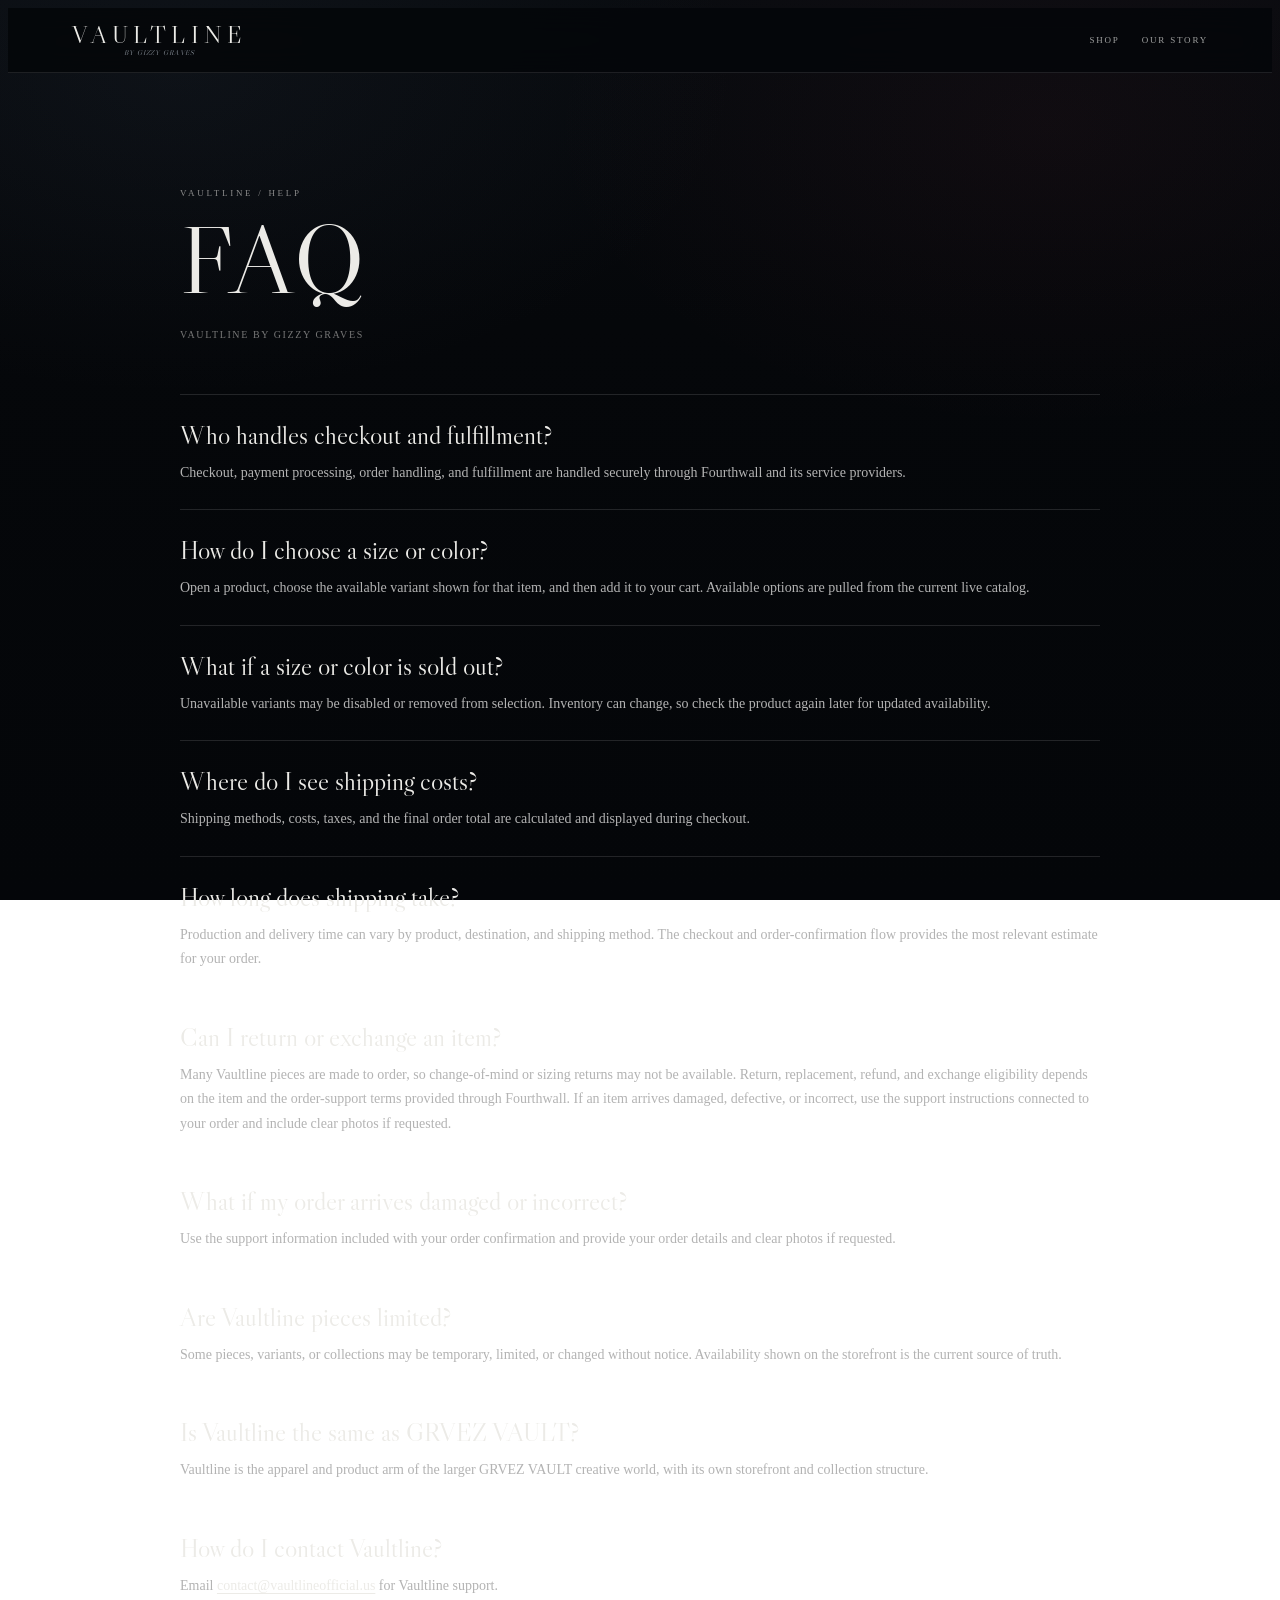
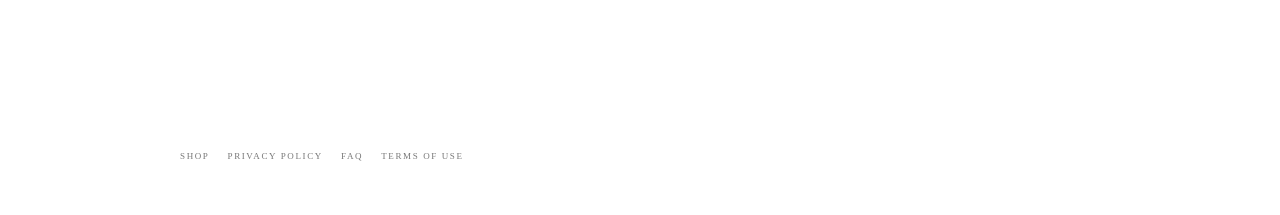
<file: faq.html>
<!doctype html><html lang="en"><head><meta charset="UTF-8"><meta name="viewport" content="width=device-width,initial-scale=1.0"><meta name="theme-color" content="#030303"><title>FAQ | Vaultline</title><link rel="preconnect" href="https://fonts.googleapis.com"><link rel="preconnect" href="https://fonts.gstatic.com" crossorigin><link href="https://fonts.googleapis.com/css2?family=Inter:wght@400;500;600;700&family=Libre+Caslon+Display&display=swap" rel="stylesheet"><link rel="stylesheet" href="/legal.css"></head><body class="legal-shell"><header class="legal-header"><a class="legal-brand" href="/">VAULTLINE<span>BY GIZZY GRAVES</span></a><nav class="legal-nav" aria-label="Store navigation"><a href="/">SHOP</a><a href="/story.html">OUR STORY</a></nav></header><main class="legal-main"><div class="legal-kicker">VAULTLINE / HELP</div><h1 class="legal-title">FAQ</h1><div class="legal-updated">Vaultline by Gizzy Graves</div><section class="faq-item"><h2>Who handles checkout and fulfillment?</h2><p>Checkout, payment processing, order handling, and fulfillment are handled securely through Fourthwall and its service providers.</p></section><section class="faq-item"><h2>How do I choose a size or color?</h2><p>Open a product, choose the available variant shown for that item, and then add it to your cart. Available options are pulled from the current live catalog.</p></section><section class="faq-item"><h2>What if a size or color is sold out?</h2><p>Unavailable variants may be disabled or removed from selection. Inventory can change, so check the product again later for updated availability.</p></section><section class="faq-item"><h2>Where do I see shipping costs?</h2><p>Shipping methods, costs, taxes, and the final order total are calculated and displayed during checkout.</p></section><section class="faq-item"><h2>How long does shipping take?</h2><p>Production and delivery time can vary by product, destination, and shipping method. The checkout and order-confirmation flow provides the most relevant estimate for your order.</p></section><section class="faq-item"><h2>Can I return or exchange an item?</h2><p>Many Vaultline pieces are made to order, so change-of-mind or sizing returns may not be available. Return, replacement, refund, and exchange eligibility depends on the item and the order-support terms provided through Fourthwall. If an item arrives damaged, defective, or incorrect, use the support instructions connected to your order and include clear photos if requested.</p></section><section class="faq-item"><h2>What if my order arrives damaged or incorrect?</h2><p>Use the support information included with your order confirmation and provide your order details and clear photos if requested.</p></section><section class="faq-item"><h2>Are Vaultline pieces limited?</h2><p>Some pieces, variants, or collections may be temporary, limited, or changed without notice. Availability shown on the storefront is the current source of truth.</p></section><section class="faq-item"><h2>Is Vaultline the same as GRVEZ VAULT?</h2><p>Vaultline is the apparel and product arm of the larger GRVEZ VAULT creative world, with its own storefront and collection structure.</p></section><section class="faq-item"><h2>How do I contact Vaultline?</h2><p>Email <a href="mailto:contact@vaultlineofficial.us">contact@vaultlineofficial.us</a> for Vaultline support.</p></section></main><footer class="legal-footer"><a href="/">Shop</a><a href="/privacy.html">Privacy Policy</a><a href="/faq.html">FAQ</a><a href="/terms.html">Terms of Use</a></footer></body></html>
</file>
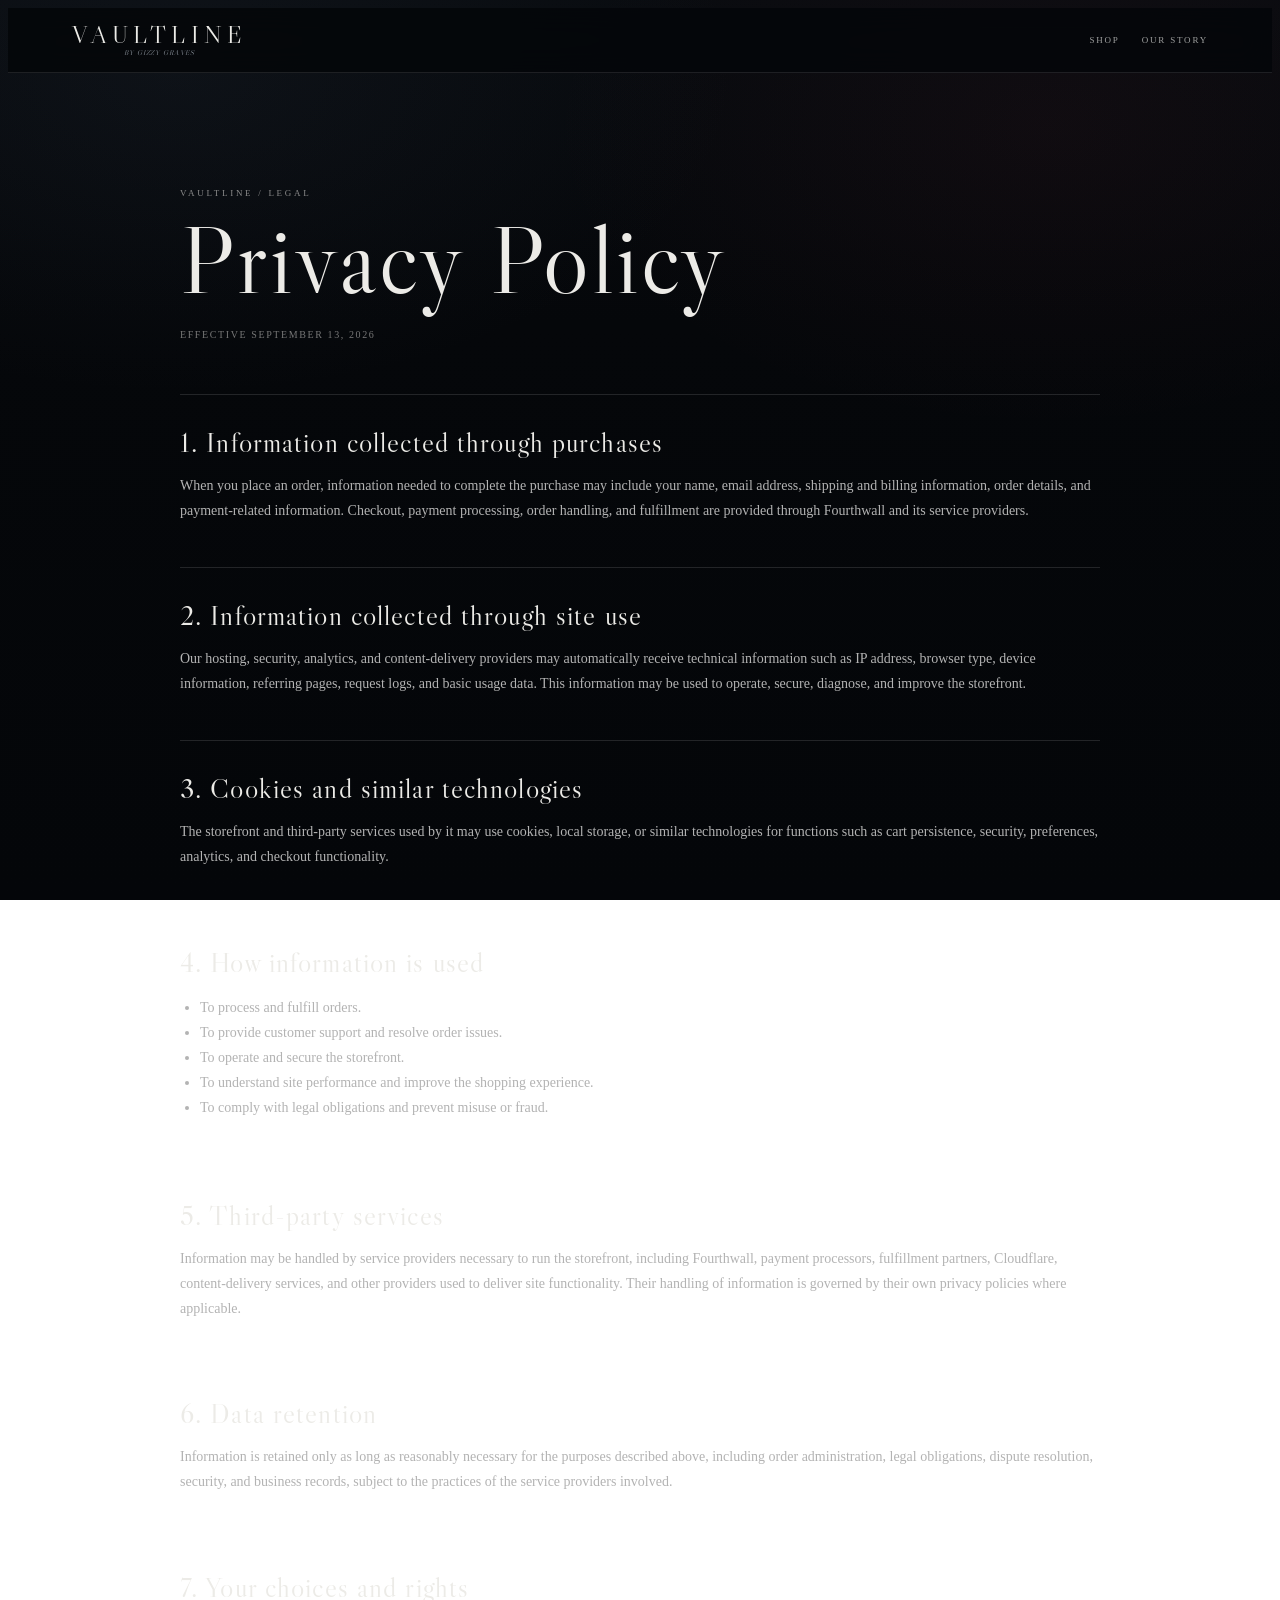
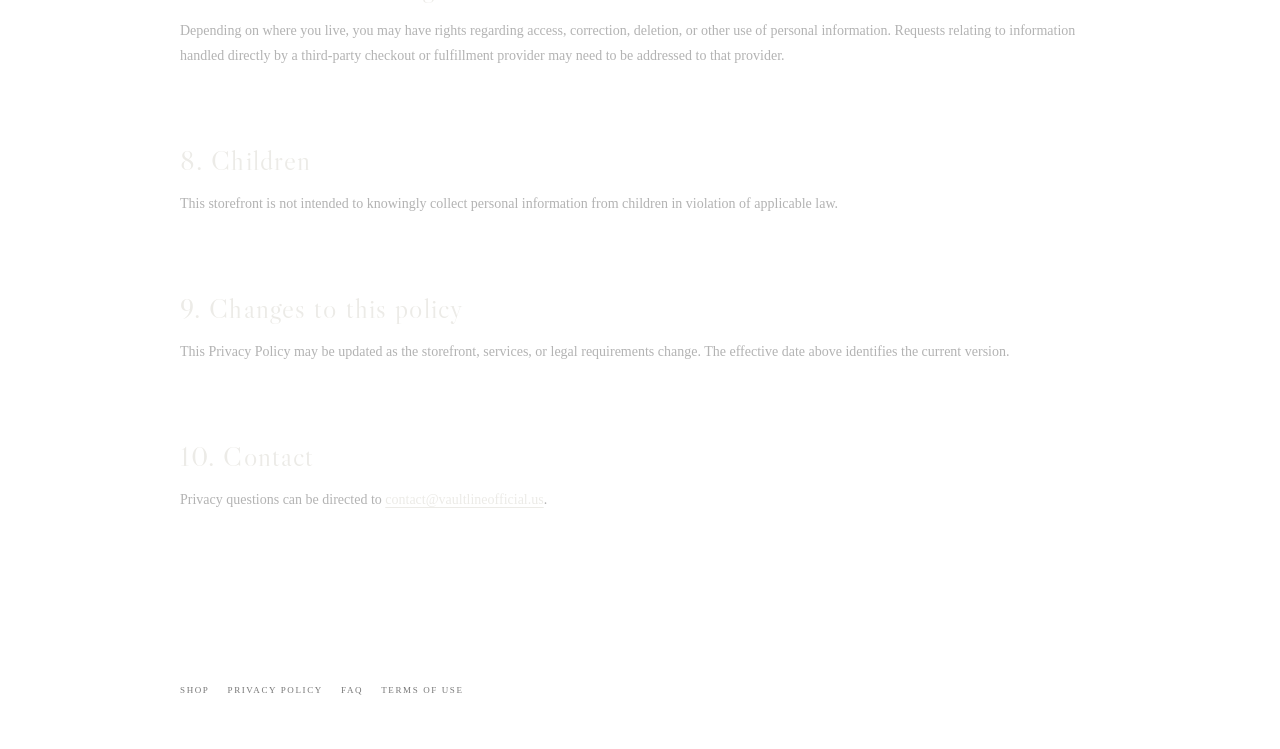
<file: privacy.html>
<!doctype html><html lang="en"><head><meta charset="UTF-8"><meta name="viewport" content="width=device-width,initial-scale=1.0"><meta name="theme-color" content="#030303"><title>Privacy Policy | Vaultline</title><link rel="preconnect" href="https://fonts.googleapis.com"><link rel="preconnect" href="https://fonts.gstatic.com" crossorigin><link href="https://fonts.googleapis.com/css2?family=Inter:wght@400;500;600;700&family=Libre+Caslon+Display&display=swap" rel="stylesheet"><link rel="stylesheet" href="/legal.css"></head><body class="legal-shell"><header class="legal-header"><a class="legal-brand" href="/">VAULTLINE<span>BY GIZZY GRAVES</span></a><nav class="legal-nav" aria-label="Store navigation"><a href="/">SHOP</a><a href="/story.html">OUR STORY</a></nav></header><main class="legal-main"><div class="legal-kicker">VAULTLINE / LEGAL</div><h1 class="legal-title">Privacy Policy</h1><div class="legal-updated">Effective September 13, 2026</div><section class="legal-section"><h2>1. Information collected through purchases</h2><p>When you place an order, information needed to complete the purchase may include your name, email address, shipping and billing information, order details, and payment-related information. Checkout, payment processing, order handling, and fulfillment are provided through Fourthwall and its service providers.</p></section><section class="legal-section"><h2>2. Information collected through site use</h2><p>Our hosting, security, analytics, and content-delivery providers may automatically receive technical information such as IP address, browser type, device information, referring pages, request logs, and basic usage data. This information may be used to operate, secure, diagnose, and improve the storefront.</p></section><section class="legal-section"><h2>3. Cookies and similar technologies</h2><p>The storefront and third-party services used by it may use cookies, local storage, or similar technologies for functions such as cart persistence, security, preferences, analytics, and checkout functionality.</p></section><section class="legal-section"><h2>4. How information is used</h2><ul><li>To process and fulfill orders.</li><li>To provide customer support and resolve order issues.</li><li>To operate and secure the storefront.</li><li>To understand site performance and improve the shopping experience.</li><li>To comply with legal obligations and prevent misuse or fraud.</li></ul></section><section class="legal-section"><h2>5. Third-party services</h2><p>Information may be handled by service providers necessary to run the storefront, including Fourthwall, payment processors, fulfillment partners, Cloudflare, content-delivery services, and other providers used to deliver site functionality. Their handling of information is governed by their own privacy policies where applicable.</p></section><section class="legal-section"><h2>6. Data retention</h2><p>Information is retained only as long as reasonably necessary for the purposes described above, including order administration, legal obligations, dispute resolution, security, and business records, subject to the practices of the service providers involved.</p></section><section class="legal-section"><h2>7. Your choices and rights</h2><p>Depending on where you live, you may have rights regarding access, correction, deletion, or other use of personal information. Requests relating to information handled directly by a third-party checkout or fulfillment provider may need to be addressed to that provider.</p></section><section class="legal-section"><h2>8. Children</h2><p>This storefront is not intended to knowingly collect personal information from children in violation of applicable law.</p></section><section class="legal-section"><h2>9. Changes to this policy</h2><p>This Privacy Policy may be updated as the storefront, services, or legal requirements change. The effective date above identifies the current version.</p></section><section class="legal-section"><h2>10. Contact</h2><p>Privacy questions can be directed to <a href="mailto:contact@vaultlineofficial.us">contact@vaultlineofficial.us</a>.</p></section></main><footer class="legal-footer"><a href="/">Shop</a><a href="/privacy.html">Privacy Policy</a><a href="/faq.html">FAQ</a><a href="/terms.html">Terms of Use</a></footer></body></html>
</file>
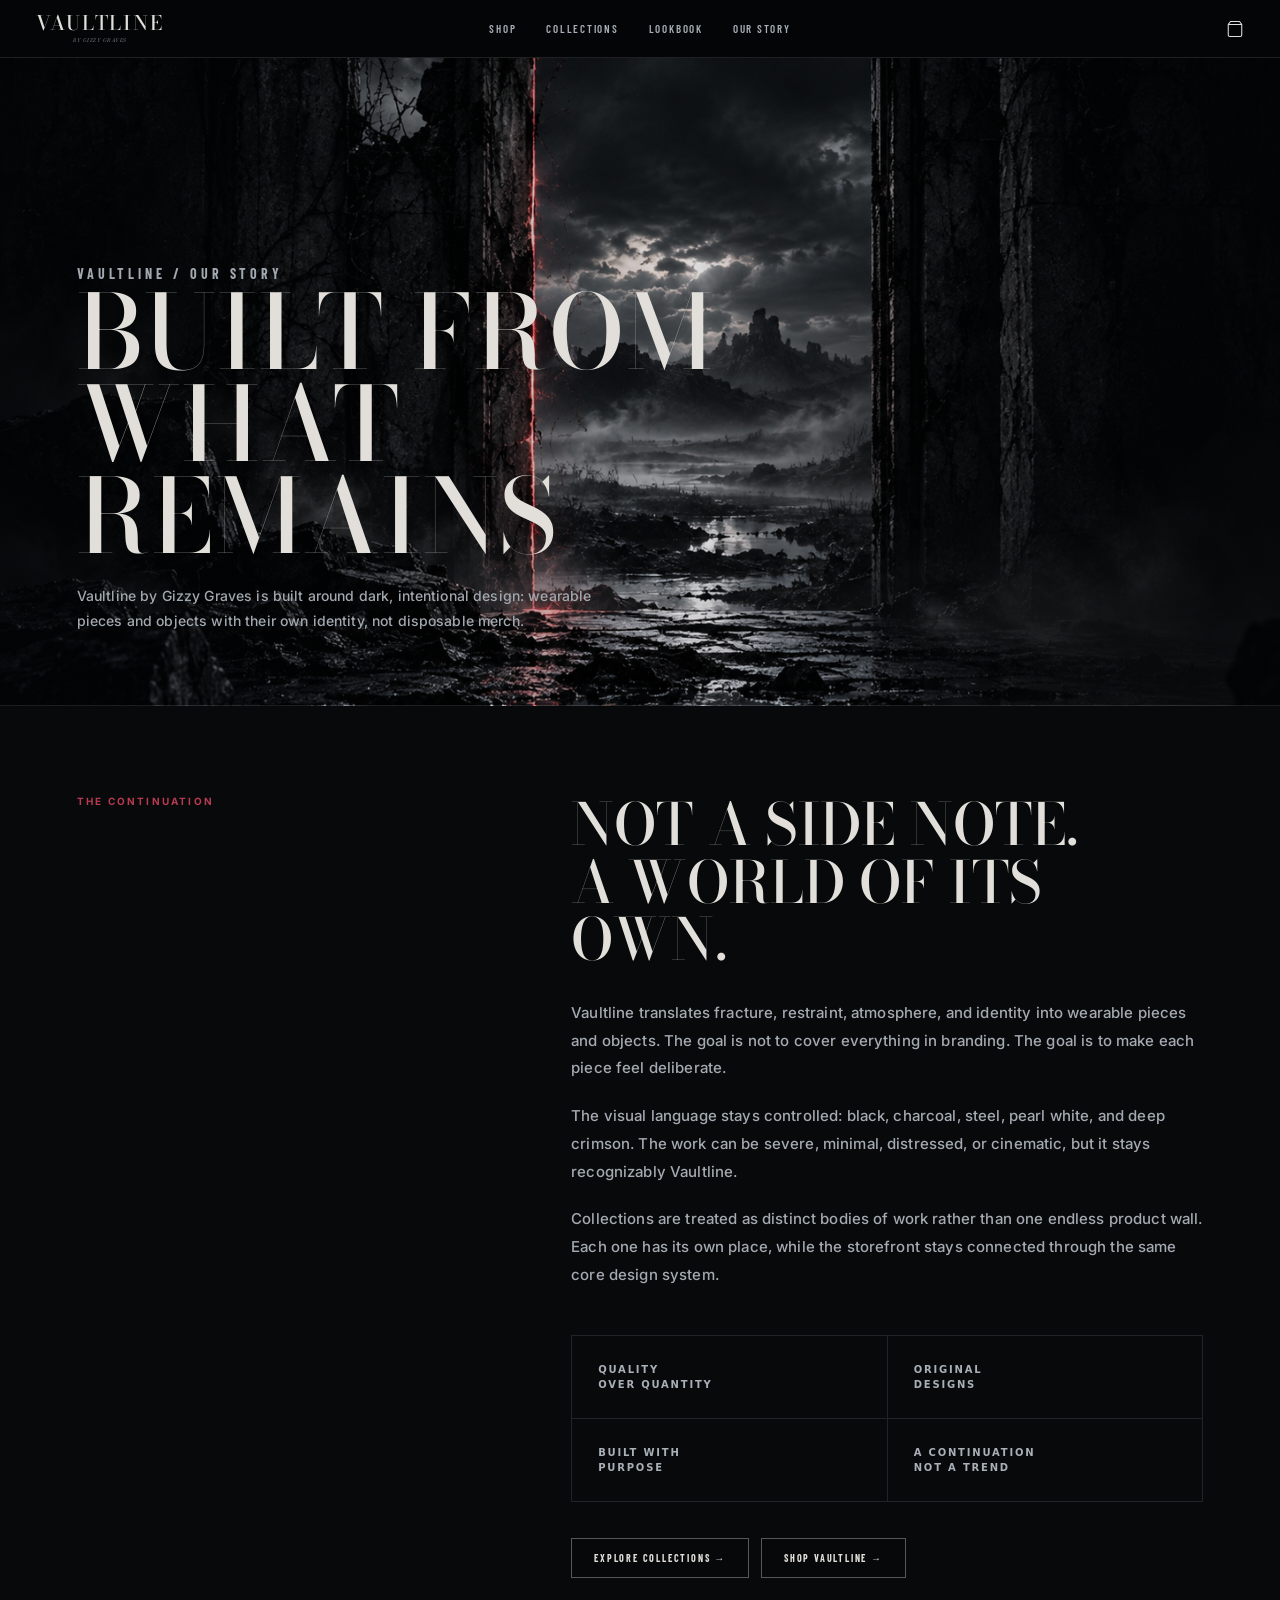
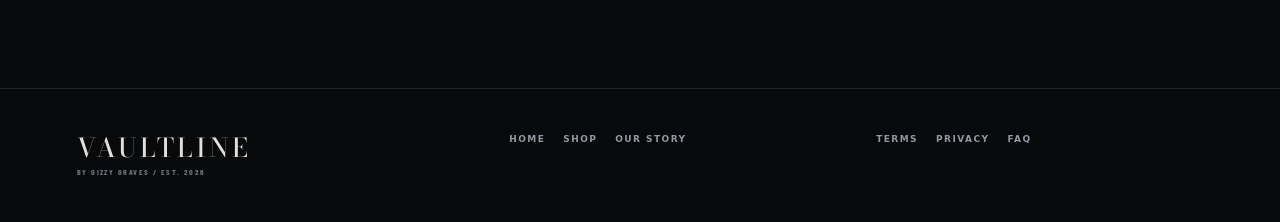
<file: story.html>
<!doctype html>
<html lang="en">
<head>
  <meta charset="UTF-8"><meta name="viewport" content="width=device-width,initial-scale=1"><meta name="theme-color" content="#07090b"><meta name="description" content="The story and design language behind Vaultline by Gizzy Graves — dark, intentional apparel and objects built with purpose."><link rel="canonical" href="https://vaultlineofficial.us/story.html"><meta property="og:type" content="website"><meta property="og:title" content="Our Story — Vaultline by Gizzy Graves"><meta property="og:description" content="Dark, intentional design. A world of its own."><meta property="og:image" content="https://vaultlineofficial.us/assets/Photoroom_20260918_060935.PNG"><meta property="og:url" content="https://vaultlineofficial.us/story.html"><meta name="twitter:card" content="summary_large_image"><title>Our Story — Vaultline by Gizzy Graves</title>
  <link rel="preconnect" href="https://fonts.googleapis.com"><link rel="preconnect" href="https://fonts.gstatic.com" crossorigin><link rel="stylesheet" href="/styles.css?v=20260918-brandfix2"><link rel="stylesheet" href="/audit-fix.css?v=20260918-brandfix2"><link rel="stylesheet" href="/editorial-overrides.css?v=20260916-1">
  <style>.story-hero{position:relative;min-height:72vh;display:flex;align-items:end;padding:0 6vw 8vh;overflow:hidden;border-bottom:1px solid var(--line)}.story-hero-inner{position:relative;z-index:2;max-width:780px}.story-hero h1{font-size:clamp(52px,8vw,112px);line-height:.9;letter-spacing:.02em}.story-hero p{margin-top:20px;max-width:560px;color:#a1a8b0;font-size:14px;line-height:1.8}.story-body{padding:90px 6vw 110px;display:grid;grid-template-columns:minmax(0,.75fr) minmax(0,1.25fr);gap:9vw}.story-kicker{font:700 10px/1 var(--sans);letter-spacing:.22em;color:var(--cr)}.story-copy h2{font-size:clamp(34px,4.5vw,62px);line-height:1;margin-bottom:30px}.story-copy p{max-width:700px;margin-bottom:20px;color:#a4aab1;font-size:15px;line-height:1.85}.story-values{margin-top:46px;display:grid;grid-template-columns:repeat(2,1fr);border-top:1px solid var(--line);border-left:1px solid var(--line)}.story-values div{padding:26px;border-right:1px solid var(--line);border-bottom:1px solid var(--line);font:700 10px/1.5 var(--sans);letter-spacing:.18em;color:#aab0b8}.story-actions{margin-top:36px;display:flex;gap:12px;flex-wrap:wrap}@media(max-width:760px){.story-hero{min-height:60vh;padding:0 24px 54px}.story-body{grid-template-columns:1fr;padding:60px 24px 80px;gap:30px}.story-values{grid-template-columns:1fr}}</style>
</head><body>
<header class="hdr"><button class="hdr-menu" id="menu-toggle" aria-label="Menu" aria-expanded="false"><span></span><span></span><span></span></button><a class="hdr-brand" href="/">VAULTLINE<span>BY GIZZY GRAVES</span></a><nav class="hdr-nav"><a href="/shop">SHOP</a><a href="/collections">COLLECTIONS</a><a href="/lookbook">LOOKBOOK</a><a href="/story.html">OUR STORY</a></nav><a class="hdr-cart" href="/shop" aria-label="Shop"><svg width="18" height="18" viewBox="0 0 24 24" fill="none" stroke="currentColor" stroke-width="1.4"><path d="M6 2L3 6v14a2 2 0 002 2h14a2 2 0 002-2V6l-3-4z"/><line x1="3" y1="6" x2="21" y2="6"/></svg></a></header>
<main><section class="story-hero"><div class="story-hero-inner"><p class="eyebrow">VAULTLINE / OUR STORY</p><h1>BUILT FROM<br>WHAT REMAINS</h1><p>Vaultline by Gizzy Graves is built around dark, intentional design: wearable pieces and objects with their own identity, not disposable merch.</p></div></section><section class="story-body"><div><p class="story-kicker">THE CONTINUATION</p></div><div class="story-copy"><h2>NOT A SIDE NOTE.<br>A WORLD OF ITS OWN.</h2><p>Vaultline translates fracture, restraint, atmosphere, and identity into wearable pieces and objects. The goal is not to cover everything in branding. The goal is to make each piece feel deliberate.</p><p>The visual language stays controlled: black, charcoal, steel, pearl white, and deep crimson. The work can be severe, minimal, distressed, or cinematic, but it stays recognizably Vaultline.</p><p>Collections are treated as distinct bodies of work rather than one endless product wall. Each one has its own place, while the storefront stays connected through the same core design system.</p><div class="story-values"><div>QUALITY<br>OVER QUANTITY</div><div>ORIGINAL<br>DESIGNS</div><div>BUILT WITH<br>PURPOSE</div><div>A CONTINUATION<br>NOT A TREND</div></div><div class="story-actions"><a class="btn-ghost" href="/collections">EXPLORE COLLECTIONS →</a><a class="btn-ghost" href="/shop">SHOP VAULTLINE →</a></div></div></section></main>
<footer class="ft"><div><div class="ft-brand">VAULTLINE</div><div class="ft-sub">BY GIZZY GRAVES / EST. 2026</div></div><div class="ft-links"><a href="/">HOME</a><a href="/shop">SHOP</a><a href="/story.html">OUR STORY</a></div><div class="ft-legal"><a href="/terms.html">TERMS</a><a href="/privacy.html">PRIVACY</a><a href="/faq.html">FAQ</a></div></footer><script>const b=document.getElementById('menu-toggle');if(b)b.onclick=()=>location.href='/'</script></body></html>
</file>
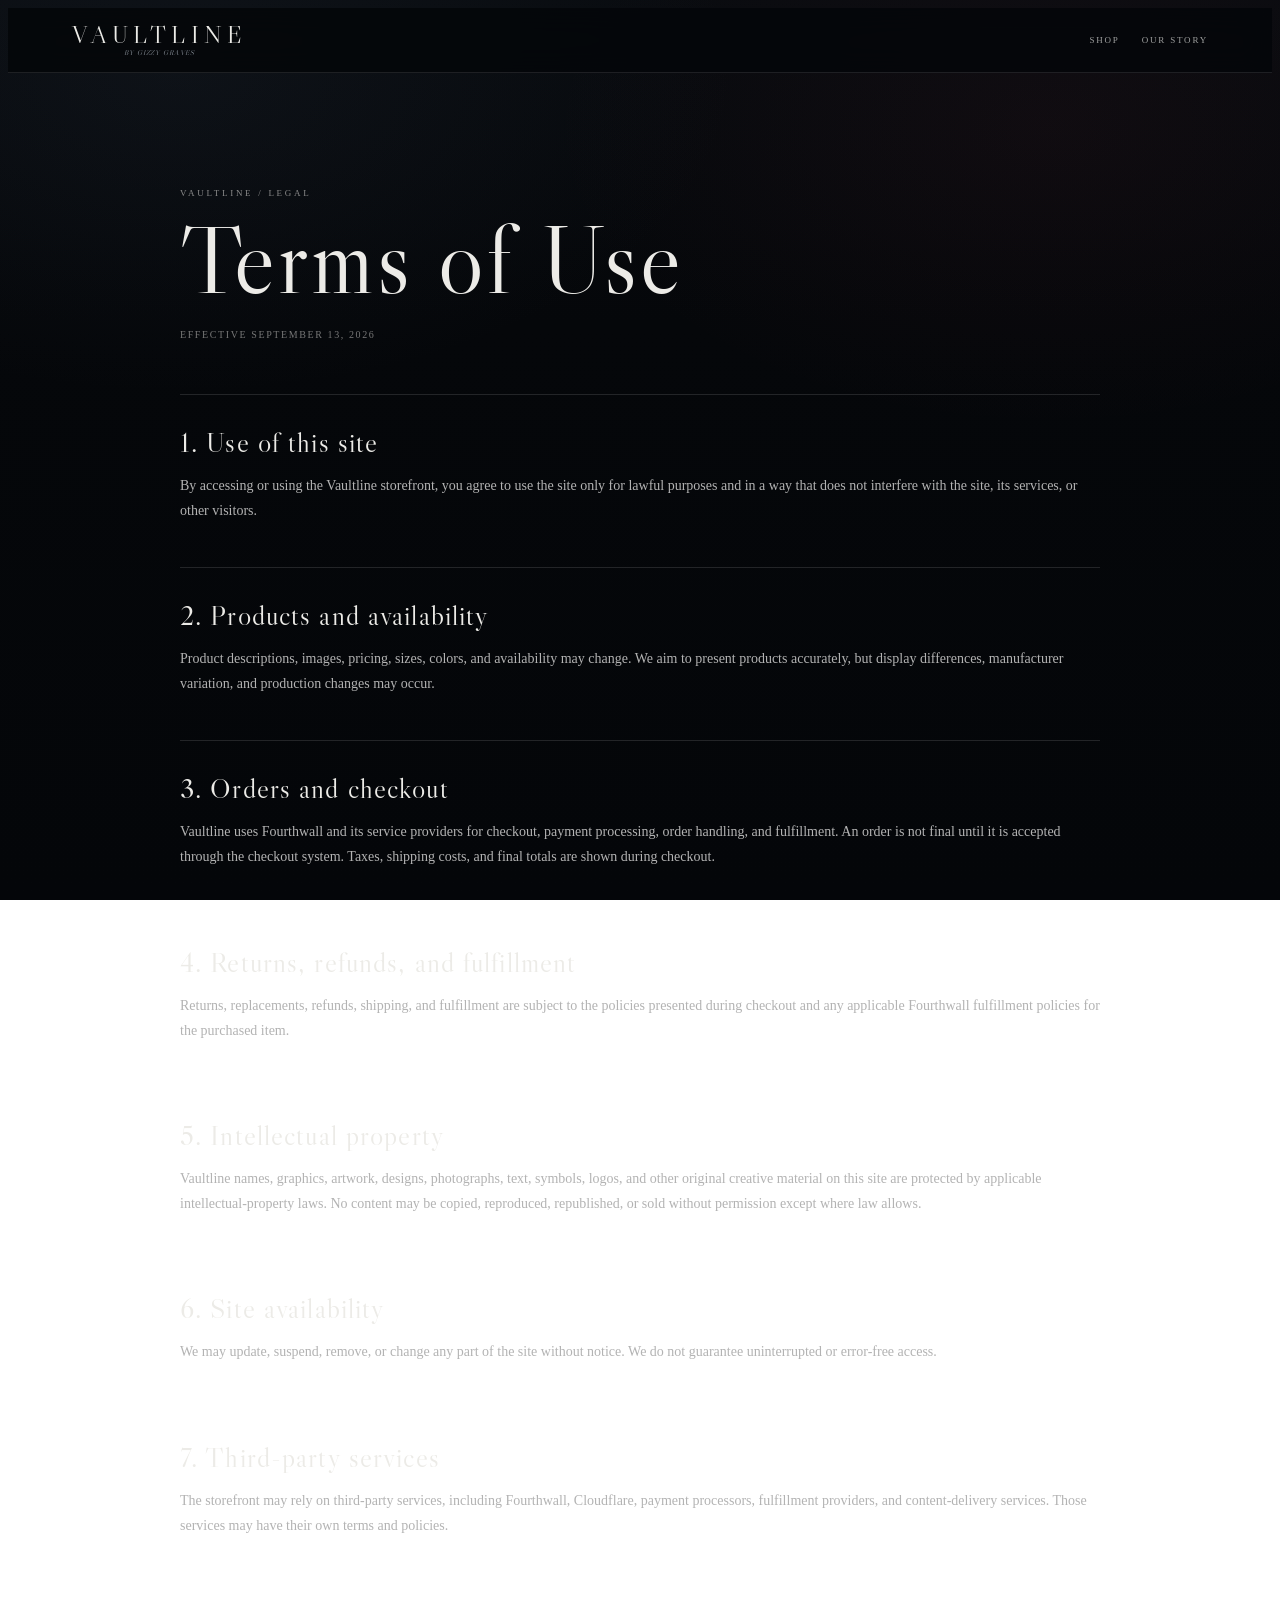
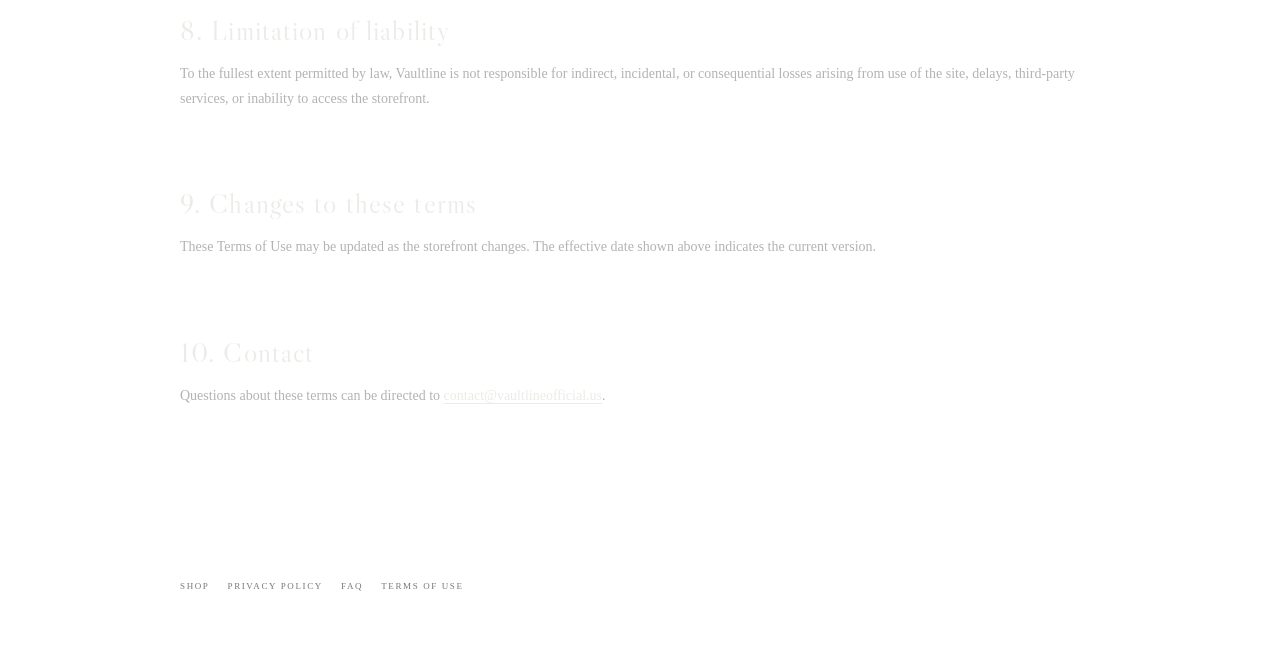
<file: terms.html>
<!doctype html><html lang="en"><head><meta charset="UTF-8"><meta name="viewport" content="width=device-width,initial-scale=1.0"><meta name="theme-color" content="#030303"><title>Terms of Use | Vaultline</title><link rel="preconnect" href="https://fonts.googleapis.com"><link rel="preconnect" href="https://fonts.gstatic.com" crossorigin><link href="https://fonts.googleapis.com/css2?family=Inter:wght@400;500;600;700&family=Libre+Caslon+Display&display=swap" rel="stylesheet"><link rel="stylesheet" href="/legal.css"></head><body class="legal-shell"><header class="legal-header"><a class="legal-brand" href="/">VAULTLINE<span>BY GIZZY GRAVES</span></a><nav class="legal-nav" aria-label="Store navigation"><a href="/">SHOP</a><a href="/story.html">OUR STORY</a></nav></header><main class="legal-main"><div class="legal-kicker">VAULTLINE / LEGAL</div><h1 class="legal-title">Terms of Use</h1><div class="legal-updated">Effective September 13, 2026</div><section class="legal-section"><h2>1. Use of this site</h2><p>By accessing or using the Vaultline storefront, you agree to use the site only for lawful purposes and in a way that does not interfere with the site, its services, or other visitors.</p></section><section class="legal-section"><h2>2. Products and availability</h2><p>Product descriptions, images, pricing, sizes, colors, and availability may change. We aim to present products accurately, but display differences, manufacturer variation, and production changes may occur.</p></section><section class="legal-section"><h2>3. Orders and checkout</h2><p>Vaultline uses Fourthwall and its service providers for checkout, payment processing, order handling, and fulfillment. An order is not final until it is accepted through the checkout system. Taxes, shipping costs, and final totals are shown during checkout.</p></section><section class="legal-section"><h2>4. Returns, refunds, and fulfillment</h2><p>Returns, replacements, refunds, shipping, and fulfillment are subject to the policies presented during checkout and any applicable Fourthwall fulfillment policies for the purchased item.</p></section><section class="legal-section"><h2>5. Intellectual property</h2><p>Vaultline names, graphics, artwork, designs, photographs, text, symbols, logos, and other original creative material on this site are protected by applicable intellectual-property laws. No content may be copied, reproduced, republished, or sold without permission except where law allows.</p></section><section class="legal-section"><h2>6. Site availability</h2><p>We may update, suspend, remove, or change any part of the site without notice. We do not guarantee uninterrupted or error-free access.</p></section><section class="legal-section"><h2>7. Third-party services</h2><p>The storefront may rely on third-party services, including Fourthwall, Cloudflare, payment processors, fulfillment providers, and content-delivery services. Those services may have their own terms and policies.</p></section><section class="legal-section"><h2>8. Limitation of liability</h2><p>To the fullest extent permitted by law, Vaultline is not responsible for indirect, incidental, or consequential losses arising from use of the site, delays, third-party services, or inability to access the storefront.</p></section><section class="legal-section"><h2>9. Changes to these terms</h2><p>These Terms of Use may be updated as the storefront changes. The effective date shown above indicates the current version.</p></section><section class="legal-section"><h2>10. Contact</h2><p>Questions about these terms can be directed to <a href="mailto:contact@vaultlineofficial.us">contact@vaultlineofficial.us</a>.</p></section></main><footer class="legal-footer"><a href="/">Shop</a><a href="/privacy.html">Privacy Policy</a><a href="/faq.html">FAQ</a><a href="/terms.html">Terms of Use</a></footer></body></html>
</file>
<file: legal.css>
.footer-legal{grid-column:1/-1;display:flex;flex-wrap:wrap;gap:18px;padding-top:22px;margin-top:10px;border-top:1px solid rgba(255,255,255,.12);font-size:9px;letter-spacing:.18em;text-transform:uppercase;color:#7f7f7f}.footer-legal a,.footer-legal a:visited{color:inherit;text-decoration:none}.footer-legal a:hover{color:#ecebe7}.legal-shell{min-height:100vh;background:radial-gradient(900px 520px at 14% 8%,rgba(67,82,105,.11),transparent 62%),radial-gradient(760px 460px at 82% 14%,rgba(182,58,80,.055),transparent 66%),linear-gradient(180deg,#080b0f 0%,#05070a 36%,#040609 100%);background-attachment:fixed;color:#ecebe7}.legal-header{position:sticky;top:0;z-index:20;display:flex;justify-content:space-between;align-items:center;min-height:64px;padding:0 clamp(20px,5vw,72px);background:rgba(5,7,10,.92);border-bottom:1px solid rgba(255,255,255,.1);backdrop-filter:blur(14px)}.legal-brand,.legal-brand:link,.legal-brand:visited{font-family:"Libre Caslon Display",serif;font-size:24px;letter-spacing:.22em;color:#ecebe7!important;text-decoration:none!important}.legal-brand:hover,.legal-brand:focus{color:#ffffff!important}.legal-back,.legal-back:link,.legal-back:visited{font-size:9px;letter-spacing:.2em;text-transform:uppercase;color:#a0a0a0!important;text-decoration:none!important}.legal-back:hover,.legal-back:focus{color:#ecebe7!important}.legal-main{max-width:920px;margin:0 auto;padding:clamp(64px,9vw,120px) 22px 100px}.legal-kicker{font-size:9px;letter-spacing:.3em;text-transform:uppercase;color:#8a8a8a}.legal-title{margin:18px 0 24px;font-family:"Libre Caslon Display",serif;font-size:clamp(54px,8vw,96px);line-height:.92;font-weight:400;letter-spacing:.03em}.legal-updated{font-size:10px;letter-spacing:.16em;text-transform:uppercase;color:#777;margin-bottom:54px}.legal-section{padding:30px 0;border-top:1px solid rgba(255,255,255,.12)}.legal-section h2{margin:0 0 14px;font-family:"Libre Caslon Display",serif;font-size:28px;font-weight:400;letter-spacing:.04em}.legal-section p,.legal-section li{font-size:14px;line-height:1.8;color:#b3b3b3}.legal-section ul{padding-left:20px}.faq-item{border-top:1px solid rgba(255,255,255,.12);padding:24px 0}.faq-item h2{margin:0 0 10px;font-family:"Libre Caslon Display",serif;font-size:26px;font-weight:400}.faq-item p{margin:0;color:#b3b3b3;line-height:1.75;font-size:14px}.legal-footer{display:flex;flex-wrap:wrap;gap:18px;max-width:920px;margin:0 auto;padding:28px 22px 46px;border-top:1px solid rgba(255,255,255,.12);font-size:9px;letter-spacing:.18em;text-transform:uppercase;color:#777}.legal-footer a,.legal-footer a:visited{color:inherit;text-decoration:none}.legal-footer a:hover{color:#ecebe7}@media(max-width:720px){.footer-legal{gap:14px;font-size:8px}.legal-shell{background-attachment:scroll}.legal-header{padding:0 18px}.legal-brand{font-size:20px}.legal-main{padding-top:56px}.legal-title{font-size:clamp(48px,16vw,72px)}.legal-section p,.legal-section li,.faq-item p{font-size:15px}}
.legal-brand{display:inline-flex!important;flex-direction:column;align-items:center;line-height:.9!important;text-align:center}
.legal-brand span{display:block;margin-top:5px;font-family:"Libre Caslon Display",serif;font-size:7px;font-style:italic;font-weight:400;letter-spacing:.12em;color:#8f969f}
.legal-nav{display:flex;align-items:center;gap:22px}
.legal-nav a,.legal-nav a:visited{font-size:9px;letter-spacing:.2em;text-transform:uppercase;color:#a0a0a0;text-decoration:none}
.legal-nav a:hover,.legal-nav a:focus{color:#ecebe7}
.legal-section a,.faq-item a{color:#ecebe7;text-underline-offset:3px}
@media(max-width:720px){.legal-brand span{font-size:6px}.legal-nav{gap:12px}.legal-nav a{font-size:8px}}
</file>
<file: styles.css>
*{box-sizing:border-box;margin:0;padding:0}
:root{--bg:#07090b;--bg2:#0d1116;--panel:#11161c;--tx:#e7e7e5;--muted:#8d949e;--dim:#555c66;--cr:#b63a50;--line:rgba(255,255,255,.08);--serif:'Cinzel',Georgia,serif;--sans:'Rajdhani',system-ui,sans-serif;--ease:cubic-bezier(.2,.7,.2,1)}
html{scroll-behavior:smooth;scroll-padding-top:64px;background:var(--bg)}
body{background:radial-gradient(circle at 50% 0,#11161b 0,#07090b 32%,#050607 100%);color:var(--tx);font:500 14px/1.6 var(--sans);letter-spacing:.01em;-webkit-font-smoothing:antialiased;overflow-x:hidden}
body.locked{overflow:hidden}a{color:inherit;text-decoration:none}button{font:inherit;color:inherit;background:none;border:0;cursor:pointer}img{display:block;max-width:100%}h1,h2,h3{font-family:var(--serif);font-weight:400;text-transform:uppercase}.eyebrow{font:700 10px/1 var(--sans);letter-spacing:.28em;color:#a6adb7;text-transform:uppercase}
.btn-ghost{display:inline-flex;align-items:center;gap:14px;width:max-content;padding:14px 22px;border:1px solid rgba(255,255,255,.32);background:rgba(5,6,8,.35);font:700 10px/1 var(--sans);letter-spacing:.18em;text-transform:uppercase;transition:.25s var(--ease)}.btn-ghost:hover{background:#f0f0ee;color:#090a0c;border-color:#f0f0ee}.btn-text{font:700 9px/1 var(--sans);letter-spacing:.18em;text-transform:uppercase;color:var(--muted)}
.hdr{position:sticky;top:0;z-index:90;height:64px;display:grid;grid-template-columns:1fr auto 1fr;align-items:center;padding:0 28px;background:rgba(5,7,9,.9);backdrop-filter:blur(20px);border-bottom:1px solid var(--line)}.hdr-brand{justify-self:start;display:inline-block;text-align:center;font:400 21px/1 var(--serif);letter-spacing:.16em}.hdr-brand span{display:block;width:100%;margin-top:4px;text-align:center;font:400 6px/1.15 var(--serif);letter-spacing:.16em;color:#a1a7b0}.hdr-nav{display:flex;gap:38px}.hdr-nav a{font:700 10px/1 var(--sans);letter-spacing:.2em;color:#9fa6af}.hdr-nav a:hover{color:#fff}.hdr-cart{position:relative;justify-self:end;width:38px;height:38px;display:grid;place-items:center}.cart-badge{position:absolute;right:-4px;top:-3px;display:grid;place-items:center;min-width:16px;height:16px;padding:0 4px;border-radius:999px;background:var(--cr);color:white;font:700 8px/1 var(--sans)}.hdr-menu{display:none}.mob-nav{display:none;position:fixed;z-index:85;left:0;right:0;top:64px;background:#080a0d;border-bottom:1px solid var(--line)}.mob-nav.open{display:flex;flex-direction:column}.mob-nav a{padding:18px 24px;border-top:1px solid var(--line);font:500 18px/1 var(--serif);letter-spacing:.08em}
.hero{position:relative;width:100%;aspect-ratio:16/9;min-height:0;overflow:hidden;border-bottom:1px solid var(--line);isolation:isolate;background:#050607}.hero-art{position:absolute;inset:0;background-image:url('/assets/Vaultline_Cover_Oct_2026.PNG');background-position:center;background-size:cover;background-repeat:no-repeat;filter:none;transform:none}.hero::before,.hero::after{display:none}.hero-shade,.hero-verse,.hero-center,.hero-bottom{display:none}
.vault-paths{display:grid;grid-template-columns:repeat(5,1fr);gap:10px;padding:20px 2.2vw 72px;background:#07090b}.vault-paths a{position:relative;min-height:150px;padding:18px;border:1px solid rgba(255,255,255,.09);overflow:hidden;background:linear-gradient(155deg,rgba(255,255,255,.04),rgba(255,255,255,.01));transition:.3s var(--ease)}.vault-paths a::before{content:'';position:absolute;inset:0;background:radial-gradient(circle at 70% 20%,rgba(182,58,80,.14),transparent 34%),linear-gradient(135deg,rgba(255,255,255,.035),transparent 45%);opacity:.85}.vault-paths a:hover{transform:translateY(-4px);border-color:rgba(255,255,255,.22)}.vault-paths span,.vault-paths strong,.vault-paths i{position:relative;z-index:2}.vault-paths span{display:block;font:700 8px/1 var(--sans);letter-spacing:.18em;color:var(--cr)}.vault-paths strong{position:absolute;left:18px;bottom:20px;font:400 clamp(15px,1.5vw,22px)/1 var(--serif);letter-spacing:.04em}.vault-paths i{position:absolute;right:18px;bottom:22px;width:30px;height:1px;background:rgba(255,255,255,.35)}
.collections{padding:0 2.2vw 96px}.sec-head{display:flex;align-items:end;justify-content:space-between;margin-bottom:18px;padding:0 4px 12px;border-bottom:1px solid var(--line)}.sec-head span,.sec-head p{font:700 10px/1 var(--sans);letter-spacing:.2em;color:#b5bbc3}.sec-head p{color:var(--dim)}.col-grid{display:grid;grid-template-columns:repeat(3,minmax(0,1fr));gap:10px}.col-card{position:relative;min-height:340px;overflow:hidden;background:#101319;border:1px solid rgba(255,255,255,.06);transition:.35s var(--ease)}.col-card:hover{transform:translateY(-5px);border-color:rgba(255,255,255,.18)}.col-card::before{content:'';position:absolute;inset:0;background-position:center;background-size:cover;opacity:.44;filter:grayscale(.2) contrast(1.08) brightness(.78);transition:.45s var(--ease)}.col-card:hover::before{transform:scale(1.035);opacity:.58}.col-deadstep::before{background-image:url('https://cdn.fourthwall.com/customizations/sh_0e0db572-47ce-453b-a747-142819f87a74/69a3a0b2-52a8-4383-954c-f7c5383ceef2.webp')}.col-current::before{background-image:url('https://cdn.fourthwall.com/offer/sh_0e0db572-47ce-453b-a747-142819f87a74/00db2ce5-1ceb-4aee-8ad5-673047373ab1.png')}.col-omega::before{background-image:url('https://cdn.fourthwall.com/customizations/sh_0e0db572-47ce-453b-a747-142819f87a74/26b306d0-ab15-4974-9a9e-8729093d77d6.webp')}.col-alpha::before{background-image:url('https://cdn.fourthwall.com/customizations/sh_0e0db572-47ce-453b-a747-142819f87a74/54978fa7-1209-4d1c-9283-ff4f848068a1.webp')}.col-grave::before{background-image:url('https://cdn.fourthwall.com/customizations/sh_0e0db572-47ce-453b-a747-142819f87a74/6099ed73-bac7-49c4-ac3d-514c6c67aca0.png')}.col-liberty::before{background-image:url('https://cdn.fourthwall.com/customizations/sh_0e0db572-47ce-453b-a747-142819f87a74/699ce60f-5fb4-4dcb-855a-74d3f865b6ee.png')}.col-shade{position:absolute;inset:0;background:linear-gradient(180deg,rgba(6,8,10,.05),rgba(6,8,10,.93) 78%)}.col-card-inner{position:absolute;z-index:2;left:0;right:0;bottom:0;padding:26px}.col-num{display:block;margin-bottom:10px;font:700 9px/1 var(--sans);letter-spacing:.2em;color:var(--cr)}.col-card strong{display:block;font:400 clamp(20px,2.1vw,30px)/1.02 var(--serif)}.col-card p{margin-top:8px;font:700 9px/1 var(--sans);letter-spacing:.17em;color:#9ca3ac}.col-arrow{position:absolute;right:26px;bottom:26px;font:700 9px/1 var(--sans);letter-spacing:.16em;color:#b4bac2}
.shop{padding:0 2.2vw 110px}.shop-banner{position:relative;min-height:320px;display:grid;place-items:center;text-align:center;overflow:hidden;margin-bottom:18px;background:linear-gradient(rgba(7,9,11,.25),rgba(7,9,11,.78)),url('https://grvezvaultofficial.us/vaultline-hero.jpg') center 45%/cover no-repeat;border:1px solid rgba(255,255,255,.06)}.shop-banner::after{content:'';position:absolute;inset:0;background:linear-gradient(90deg,rgba(7,9,11,.72),transparent 34%,transparent 66%,rgba(7,9,11,.72))}.shop-banner-fracture{position:absolute;z-index:1;left:50%;top:7%;bottom:7%;width:2px;background:linear-gradient(transparent,var(--cr),transparent);box-shadow:0 0 18px rgba(182,58,80,.28)}.shop-banner>p,.shop-banner>h2{position:absolute;z-index:2}.shop-banner-sub{top:36%;font:700 10px/1 var(--sans);letter-spacing:.3em;color:#b2b8c0}.shop-banner h2{top:45%;font-size:clamp(38px,5vw,72px);letter-spacing:.07em;color:#efefed}.shop-bar{display:grid;grid-template-columns:1fr auto auto;gap:18px;align-items:center;padding:12px 4px 18px;color:var(--muted);font:700 9px/1 var(--sans);letter-spacing:.16em}.product-grid{display:grid;grid-template-columns:repeat(3,minmax(0,1fr));gap:24px}.collection-empty{grid-column:1/-1;min-height:220px;display:grid;place-items:center;color:var(--muted)}.p-card-img{aspect-ratio:4/5;overflow:hidden;background:radial-gradient(circle at 50% 38%,#252a31 0,#171b20 38%,#0c0f12 74%);border:1px solid rgba(255,255,255,.06);cursor:pointer}.p-card-img img{width:100%;height:100%;object-fit:contain;padding:7%;transition:.4s var(--ease)}.p-card:hover .p-card-img img{transform:scale(1.035)}.p-card-body{padding:14px 3px 6px}.p-card-name{font:400 15px/1.2 var(--serif);text-transform:uppercase}.p-card-price{margin-top:5px;font:700 12px/1 var(--sans);letter-spacing:.07em;color:#b1b7bf}.p-card-swatches{display:flex;gap:7px;margin-top:12px}.sw{width:23px;height:23px;border-radius:50%;background:var(--sw,#181b1f);border:1px solid rgba(255,255,255,.3);box-shadow:0 0 0 2px transparent}.sw.is-sel{box-shadow:0 0 0 2px #090b0d,0 0 0 3px #d6d8db}
.lookbook{display:grid;grid-template-columns:1.16fr .84fr;grid-template-rows:minmax(560px,74vh) auto;border-top:1px solid var(--line);border-bottom:1px solid var(--line);background:#080a0d}.lookbook-photo{position:relative;overflow:hidden;background:linear-gradient(135deg,#12161b,#080a0d)}.lookbook-photo::before{content:'';position:absolute;inset:0;background:radial-gradient(circle at 50% 50%,rgba(182,58,80,.11),transparent 35%);z-index:1;pointer-events:none}.lookbook-photo::after{content:'';position:absolute;inset:0;box-shadow:inset -80px 0 120px rgba(7,9,11,.55);pointer-events:none}.lookbook-main{width:100%;height:100%;display:block}.lookbook-main img{width:100%;height:100%;object-fit:contain;padding:5%;filter:brightness(.82) contrast(1.08);transition:.4s var(--ease)}.lookbook-main:hover img{transform:scale(1.025)}.lookbook-text{display:flex;flex-direction:column;justify-content:center;padding:7vw;background:linear-gradient(145deg,#11161c,#080a0d 72%)}.lookbook-text h2{margin:22px 0 28px;font-size:clamp(50px,6vw,92px);line-height:.85}.lookbook-text>p:not(.eyebrow){margin-bottom:32px;color:#a9b0b9;font-size:14px;line-height:1.8}.lookbook-strip{grid-column:1/-1;display:grid;grid-template-columns:repeat(4,1fr);gap:1px;background:#090b0e}.lookbook-strip button{aspect-ratio:1.55/1;background:#0d1115;border-right:1px solid var(--line);overflow:hidden}.lookbook-strip img{width:100%;height:100%;object-fit:contain;padding:6%;filter:brightness(.76);transition:.3s}.lookbook-strip button:hover img{filter:brightness(.95);transform:scale(1.025)}
.brand{padding:110px 6vw 72px;background:linear-gradient(180deg,#080a0d,#0c1014 50%,#080a0c);border-bottom:1px solid var(--line)}.brand-inner{display:grid;grid-template-columns:1fr 1fr;gap:6vw;align-items:center}.brand-mark{margin:24px 0 20px;font:400 clamp(42px,5vw,72px)/.95 var(--serif);letter-spacing:.08em}.brand-mark span{display:block;margin-top:10px;font:700 9px/1 var(--sans);letter-spacing:.26em;color:#9ca3ac}.brand-copy>p:not(.eyebrow){max-width:500px;margin-bottom:30px;color:#abb1b9;font-size:14px;line-height:1.85}.brand-symbol{position:relative;display:grid;place-items:center;min-height:400px;background:linear-gradient(90deg,rgba(255,255,255,.02),transparent);color:rgba(226,228,230,.22)}.brand-symbol::after{content:'';position:absolute;left:50%;top:6%;bottom:6%;width:2px;background:linear-gradient(transparent,var(--cr),transparent);opacity:.55}.brand-symbol svg{width:min(330px,58%);position:relative;z-index:1}.brand-values{display:grid;grid-template-columns:repeat(4,1fr);margin-top:62px;border-top:1px solid var(--line)}.bv{padding:30px 20px;text-align:center;font:700 10px/1.55 var(--sans);letter-spacing:.16em;color:#a0a6ae;border-right:1px solid var(--line)}.bv:last-child{border-right:0}
.pd{position:fixed;z-index:120;inset:0 0 0 auto;width:min(1120px,94vw);height:100vh;display:grid;grid-template-columns:92px minmax(0,1.1fr) minmax(340px,.8fr);gap:0;background:#090b0e;border-left:1px solid var(--line);transform:translateX(105%);transition:.35s var(--ease);overflow:hidden}.pd.open{transform:translateX(0)}.pd-close{position:absolute;z-index:4;right:18px;top:14px;font-size:30px;color:#b8bec6}.pd-thumbs{padding:80px 12px 18px;display:flex;flex-direction:column;gap:10px;border-right:1px solid var(--line);overflow:auto}.pd-thumb{border:1px solid rgba(255,255,255,.08);background:#101419}.pd-thumb.is-sel{border-color:#bfc4ca}.pd-thumb img{width:100%;aspect-ratio:1/1.2;object-fit:contain}.pd-image{display:grid;place-items:center;background:radial-gradient(circle at 50% 45%,#20252b,#11151a 50%,#0b0e12 78%);border-right:1px solid var(--line)}.pd-img{width:88%;height:88%;object-fit:contain}.pd-info{padding:80px 46px 40px;overflow:auto}.pd-eyebrow{font:700 9px/1 var(--sans);letter-spacing:.24em;color:var(--cr)}.pd-name{margin:16px 0 8px;font-size:clamp(34px,4vw,58px);line-height:.95}.pd-price{font:700 15px/1 var(--sans);letter-spacing:.08em}.pd-desc{margin-top:22px;color:#9ca3ac;line-height:1.75}.pd-sep{height:1px;background:var(--line);margin:28px 0}.pd-field{margin:22px 0}.pd-label{display:block;margin-bottom:12px;font:700 10px/1 var(--sans);letter-spacing:.16em;color:#aab0b8}.pd-swatches,.pd-sizes{display:flex;gap:8px;flex-wrap:wrap}.sz{min-width:42px;padding:10px 12px;border:1px solid rgba(255,255,255,.12);font:700 10px/1 var(--sans);letter-spacing:.08em}.sz.is-sel{background:#e8e8e6;color:#090a0c}.sz:disabled{opacity:.28}.pd-atc{width:100%;margin-top:16px;padding:16px 18px;background:var(--cr);color:white;font:700 11px/1 var(--sans);letter-spacing:.18em}.pd-accordion{margin-top:24px;border-top:1px solid var(--line)}.pd-accordion details{border-bottom:1px solid var(--line);padding:15px 0}.pd-accordion summary{cursor:pointer;font:700 10px/1 var(--sans);letter-spacing:.17em}.pd-accordion p{margin-top:12px;color:#9097a1;font-size:12px}.pd-note{margin-top:16px;color:#606873;font-size:10px}.scrim{position:fixed;z-index:110;inset:0;background:rgba(0,0,0,.72);opacity:0;pointer-events:none;transition:.25s}.scrim.open{opacity:1;pointer-events:auto}.cart-drawer{position:fixed;z-index:125;right:0;top:0;bottom:0;width:min(430px,94vw);background:#090b0e;border-left:1px solid var(--line);transform:translateX(105%);transition:.35s var(--ease);display:flex;flex-direction:column}.cart-drawer.open{transform:translateX(0)}.cart-head,.cart-foot{padding:22px;border-bottom:1px solid var(--line)}.cart-head{display:flex;align-items:center;justify-content:space-between}.cart-head h2{font-size:20px}.cart-head button{font-size:26px}.cart-items{flex:1;overflow:auto;padding:0 22px}.cart-foot{border-top:1px solid var(--line);border-bottom:0}.cart-total-row{display:flex;justify-content:space-between}.cart-note{margin-top:10px;color:#68707a;font-size:10px}.cart-empty{padding:28px 0;color:#7e858f}
.ft{display:grid;grid-template-columns:1.2fr 1fr 1fr;gap:40px;padding:46px 6vw;background:#060708;border-top:1px solid var(--line)}.ft-brand{font:400 26px/1 var(--serif);letter-spacing:.12em}.ft-sub{margin-top:7px;font:700 8px/1 var(--sans);letter-spacing:.18em;color:#6f7680}.ft-links,.ft-legal{display:flex;gap:18px;flex-wrap:wrap;align-content:start}.ft a{font:700 9px/1 var(--sans);letter-spacing:.16em;color:#9198a1}
@media(max-width:900px){.hdr{grid-template-columns:auto 1fr auto}.hdr-menu{display:flex;width:34px;height:34px;align-items:center;justify-content:center;flex-direction:column;gap:4px}.hdr-menu span{width:18px;height:1px;background:#cfd2d6}.hdr-brand{justify-self:center}.hdr-nav{display:none}.hero{min-height:0;aspect-ratio:16/9}.vault-paths{grid-template-columns:repeat(2,1fr)}.vault-paths a:last-child{grid-column:1/-1}.col-grid,.product-grid{grid-template-columns:repeat(2,1fr)}.lookbook{grid-template-columns:1fr;grid-template-rows:auto}.lookbook-photo{min-height:520px}.lookbook-text{padding:70px 8vw}.brand-inner{grid-template-columns:1fr}.brand-symbol{min-height:300px}.pd{grid-template-columns:74px 1fr}.pd-info{grid-column:1/-1;padding:36px 28px 60px;border-top:1px solid var(--line)}.pd-image{border-right:0}.ft{grid-template-columns:1fr 1fr}}
@media(max-width:620px){.hdr{height:58px;padding:0 14px}.hdr-brand{font-size:15px}.hdr-cart{width:34px}.hero{height:auto;min-height:0;aspect-ratio:16/9}.hero-art{background-position:center;background-size:cover}.vault-paths{grid-template-columns:1fr;padding:14px 14px 54px}.vault-paths a{min-height:104px}.collections,.shop{padding-left:14px;padding-right:14px}.col-grid,.product-grid{grid-template-columns:1fr}.col-card{min-height:290px}.shop-banner{min-height:240px}.lookbook-photo{min-height:430px}.lookbook-strip{grid-template-columns:repeat(2,1fr)}.brand{padding:76px 24px 54px}.brand-values{grid-template-columns:repeat(2,1fr)}.brand-values .bv:nth-child(2){border-right:0}.ft{grid-template-columns:1fr;padding:38px 24px}.pd{width:100vw;grid-template-columns:64px 1fr}.pd-thumbs{padding-top:64px}.pd-info{padding:34px 22px 54px}.pd-name{font-size:38px}}
/* Direct hero image: bypass legacy/background asset path */
.hero-art-img{position:absolute!important;inset:0!important;width:100%!important;height:100%!important;display:block!important;object-fit:cover!important;object-position:center!important;background:none!important;filter:none!important;transform:none!important}


/* Cart quantity + remove controls */
.cart-line{display:flex;align-items:center;justify-content:space-between;gap:18px;padding:18px 0;border-bottom:1px solid var(--line)}
.cart-line-copy{min-width:0;display:flex;flex-direction:column;gap:5px}
.cart-line-copy strong{font:500 13px/1.25 var(--serif);letter-spacing:.03em;text-transform:uppercase}
.cart-line-detail{color:#7f8791;font:700 9px/1.35 var(--sans);letter-spacing:.08em;text-transform:uppercase}
.cart-line-actions{display:flex;align-items:center;gap:12px;flex-shrink:0}
.cart-qty{display:grid;grid-template-columns:32px 34px 32px;align-items:center;height:34px;border:1px solid rgba(255,255,255,.16);background:#07090c}
.cart-qty button{height:100%;display:grid;place-items:center;font:600 17px/1 var(--sans);transition:.18s var(--ease)}
.cart-qty button:hover{background:#171b20}
.cart-qty button:disabled,.cart-remove:disabled{opacity:.35;cursor:wait}
.cart-qty span{text-align:center;font:700 11px/1 var(--sans);border-left:1px solid rgba(255,255,255,.1);border-right:1px solid rgba(255,255,255,.1)}
.cart-remove{color:#9aa1aa;font:700 8px/1 var(--sans);letter-spacing:.15em;text-transform:uppercase;border-bottom:1px solid rgba(182,58,80,.72);padding:7px 0 5px}
.cart-remove:hover{color:#fff}
@media(max-width:420px){.cart-line{align-items:flex-start;flex-direction:column}.cart-line-actions{width:100%;justify-content:space-between}}

/* Cart product thumbnails + clickable product links */
.cart-line{display:grid;grid-template-columns:64px minmax(0,1fr) auto;align-items:center;gap:14px}
.cart-line-media{width:64px;height:78px;display:block;overflow:hidden;background:#11151a;border:1px solid rgba(255,255,255,.08)}
.cart-line-media img{width:100%;height:100%;display:block;object-fit:cover;padding:0}
.cart-line-media--empty{background:linear-gradient(135deg,#11151a,#080a0d)}
.cart-line-copy{min-width:0}
.cart-line-title{display:block;font:500 13px/1.25 var(--serif);letter-spacing:.03em;text-transform:uppercase;color:#f0f0ee;transition:.18s var(--ease)}
a.cart-line-title:hover{color:#fff;text-decoration:underline;text-underline-offset:3px}
.cart-line-actions{justify-self:end}
@media(max-width:420px){
  .cart-line{grid-template-columns:58px minmax(0,1fr)}
  .cart-line-media{width:58px;height:72px}
  .cart-line-actions{grid-column:1/-1;width:100%;justify-content:flex-end}
}
</file>
<file: audit-fix.css>
@import url('https://fonts.googleapis.com/css2?family=Barlow+Condensed:wght@500;600;700&family=Bodoni+Moda:opsz,wght@6..96,400;6..96,500;6..96,600&family=Inter:wght@400;500;600&display=swap');
:root{--bg:#05070a;--panel:#0b0e12;--paper:#e2dfda;--muted:#969da5;--cr:#b63a50;--line:rgba(220,224,228,.12);--display:'Bodoni Moda',Didot,'Times New Roman',serif;--body:'Inter',system-ui,sans-serif;--utility:'Barlow Condensed','Arial Narrow',sans-serif}
*{box-sizing:border-box}html,body{background:var(--bg)!important;color:var(--paper)!important}body{font-family:var(--body)!important;background:#05070a!important;background-image:none!important}body::before,body::after,main::before,main::after{display:none!important;content:none!important}button,input,select,textarea,p,li,details{font-family:var(--body)!important}h1,h2,h3,.hdr-brand,.brand-mark,.col-card strong,.p-card-name,.ft-brand,.pd-name{font-family:var(--display)!important;font-weight:500!important}.hdr-nav a,.hdr-brand span,.hero-label,.hero-sub,.hero-verse,.hero-motto,.eyebrow,.sec-head span,.sec-head p,.col-num,.col-card p,.col-arrow,.shop-sort,.shop-status,.btn-text,.btn-ghost,.pd-eyebrow,.pd-label,.pd-atc,.cart-total-row,.ft-sub,.ft-links,.ft-legal,.brand-values .bv{font-family:var(--utility)!important}
.hdr{height:58px!important;padding:0 26px!important;background:rgba(4,6,8,.97)!important;border-bottom:1px solid var(--line)!important;backdrop-filter:blur(12px)!important}.hdr-brand{font-size:20px!important;letter-spacing:.085em!important;color:#e2dfda!important;line-height:.9!important}.hdr-brand span{font-size:7px!important;letter-spacing:.24em!important;margin-top:4px!important;color:#8d949c!important}.hdr-nav{gap:30px!important}.hdr-nav a{font-size:11px!important;font-weight:600!important;letter-spacing:.16em!important;color:#a8afb7!important}.hdr-nav a:hover{color:#fff!important}.hdr-brand:visited,.ft a:visited,.support a:visited{color:inherit!important}
.hero{height:auto!important;min-height:0!important;aspect-ratio:16/9!important;background:#05070a!important;border-bottom:1px solid var(--line)!important;overflow:hidden!important}.hero-art{background-image:url('/assets/Vaultline_Cover_Oct_2026.PNG')!important;background-size:cover!important;background-position:center!important;background-repeat:no-repeat!important;filter:none!important;transform:none!important}.hero-art::before,.hero-art::after,.hero::before,.hero::after,.hero-shade,.hero-verse,.hero-center,.hero-bottom{display:none!important;content:none!important}
.collections{padding:58px 2vw 96px!important;background:#07090b!important}.sec-head{display:flex!important;align-items:end!important;justify-content:space-between!important;margin-bottom:18px!important;padding:0 2px 10px!important;border-bottom:1px solid var(--line)!important}.col-grid{gap:12px!important;grid-template-columns:repeat(3,1fr)!important}.col-card{min-height:330px!important;background:#0c1014!important;border:1px solid rgba(220,224,228,.11)!important;overflow:hidden!important}.col-card::before{background-size:cover!important;background-position:center!important;background-repeat:no-repeat!important;opacity:.9!important;filter:none!important;transition:.35s ease!important}.col-card:hover::before{opacity:1!important;transform:scale(1.025)!important}.col-deadstep::before{background-image:url('/assets/generated-deadstep.svg')!important}.col-current::before{background-image:url('/assets/generated-current.svg')!important}.col-omega::before{background-image:url('/assets/generated-omega.svg')!important}.col-alpha::before{background-image:url('/assets/generated-shirt.svg')!important}.col-grave::before{background-image:url('/assets/generated-grave.svg')!important}.col-liberty::before{background-image:url('/assets/generated-liberty.svg')!important}.col-shade{background:linear-gradient(180deg,rgba(3,5,7,.02),rgba(3,5,7,.10) 42%,rgba(3,5,7,.92) 92%)!important}.col-card-inner{padding:22px!important}.col-num{color:var(--cr)!important}.col-card strong{font-size:clamp(24px,2.1vw,34px)!important;color:#e3e0da!important}
.shop{padding:0 2vw 104px!important;background:#07090b!important}.shop-banner{min-height:290px!important;margin-bottom:14px!important;background-image:linear-gradient(90deg,rgba(4,6,8,.58),rgba(4,6,8,.12) 46%,rgba(4,6,8,.58)),url('/assets/generated-current.svg')!important;background-size:cover!important;background-position:center!important;background-repeat:no-repeat!important;border:1px solid rgba(220,224,228,.10)!important}.product-grid{gap:18px!important}.p-card-img{background:linear-gradient(180deg,#171b20,#0d1014)!important;border:1px solid rgba(255,255,255,.09)!important}.p-card-img img{padding:5%!important;filter:brightness(.96) contrast(1.03)!important}.p-card-name{font-size:17px!important}.p-card-price{font-size:12px!important;color:#afb5bb!important}
.lookbook{grid-template-columns:1.13fr .87fr!important;background:#080a0d!important;border-top:1px solid var(--line)!important;border-bottom:1px solid var(--line)!important}.lookbook-main{width:100%!important;height:100%!important;background-image:url('/assets/generated-shirt.svg')!important;background-size:cover!important;background-position:center!important;background-repeat:no-repeat!important}.lookbook-main img,.lookbook-strip img{opacity:0!important;visibility:hidden!important}.lookbook-strip button{background-size:cover!important;background-position:center!important;background-repeat:no-repeat!important}.lookbook-strip button:nth-child(1){background-image:url('/assets/generated-omega.svg')!important}.lookbook-strip button:nth-child(2){background-image:url('/assets/generated-grave.svg')!important}.lookbook-strip button:nth-child(3){background-image:url('/assets/generated-current.svg')!important}.lookbook-strip button:nth-child(4){background-image:url('/assets/generated-liberty.svg')!important}.lookbook-text{padding:clamp(48px,6vw,96px)!important;background:linear-gradient(135deg,#11161b,#080a0d 78%)!important}.lookbook-text h2{font-family:var(--display)!important;font-size:clamp(46px,4.9vw,74px)!important;line-height:.92!important}
.brand{padding:0!important;background:#07090b!important;border-top:1px solid var(--line)!important}.brand-inner{min-height:500px!important;display:grid!important;grid-template-columns:.9fr 1.1fr!important}.brand-copy{padding:clamp(52px,6vw,94px)!important;background:linear-gradient(145deg,#0b0e12,#07090b 76%)!important}.brand-symbol{min-height:500px!important;background-image:url('/assets/generated-grave.svg')!important;background-size:cover!important;background-position:center!important;background-repeat:no-repeat!important}.brand-symbol::before,.brand-symbol::after,.brand-symbol svg{display:none!important}.brand-values{display:grid!important;grid-template-columns:repeat(4,1fr)!important;background:#080a0d!important}.pd-atc{background:var(--cr)!important;color:#fff!important}.story-hero{background-image:linear-gradient(90deg,rgba(4,6,8,.58),rgba(4,6,8,.10) 52%,rgba(4,6,8,.58)),url('/assets/generated-current.svg')!important;background-size:cover!important;background-position:center!important;background-repeat:no-repeat!important}.story-body,.support,.ft{background:#07090b!important;background-image:none!important}.collection-empty{min-height:260px!important;border:1px solid rgba(182,58,80,.18)!important;background:#0b0e12!important;color:#aeb6c1!important}
@media(max-width:900px){.hero{min-height:0!important;aspect-ratio:16/9!important}.col-grid{grid-template-columns:repeat(2,1fr)!important}.brand-inner{grid-template-columns:1fr!important}.brand-symbol{min-height:330px!important}}@media(max-width:680px){.hdr{height:56px!important;padding:0 15px!important}.hero{height:auto!important;min-height:0!important;aspect-ratio:16/9!important}.hero-art{background-position:center!important;background-size:cover!important}.collections,.shop{padding-left:14px!important;padding-right:14px!important}.col-grid{grid-template-columns:1fr!important}.col-card{min-height:270px!important}.lookbook{grid-template-columns:1fr!important}.brand-copy{padding:50px 24px!important}.brand-values{grid-template-columns:repeat(2,1fr)!important}}


/* 2026-09-18 storefront polish */
.hdr-brand{
  display:inline-flex!important;
  flex-direction:column!important;
  align-items:center!important;
  justify-content:center!important;
  min-width:148px!important;
  text-align:center!important;
}
.hdr-brand span{
  width:100%!important;
  margin-top:5px!important;
  font-family:var(--display)!important;
  font-size:6px!important;
  font-style:italic!important;
  font-weight:400!important;
  letter-spacing:.13em!important;
  line-height:1!important;
  text-align:center!important;
  color:#9298a0!important;
}
a:focus-visible,button:focus-visible{
  outline:1px solid #e2dfda!important;
  outline-offset:4px!important;
}
@media(max-width:680px){
  .hdr-brand{min-width:124px!important;font-size:17px!important}
  .hdr-brand span{font-size:5.5px!important;letter-spacing:.11em!important}
}


/* 2026-09-18 brand lockup correction */
.hdr-brand{
  font-size:20px!important;
  line-height:.92!important;
  letter-spacing:.09em!important;
}
.hdr-brand span{
  margin-top:5px!important;
  font-family:var(--display)!important;
  font-size:5px!important;
  line-height:1!important;
  font-style:italic!important;
  font-weight:400!important;
  letter-spacing:.10em!important;
  opacity:.78!important;
}
@media(max-width:680px){
  .hdr-brand{font-size:17px!important}
  .hdr-brand span{font-size:4.5px!important}
}


/* Hard lock for header byline */
.hdr-brand .hdr-byline{
  display:block!important;
  width:auto!important;
  margin-top:4px!important;
  font-family:var(--display)!important;
  font-size:7px!important;
  line-height:1!important;
  font-style:italic!important;
  font-weight:400!important;
  letter-spacing:.08em!important;
  text-align:center!important;
  opacity:.72!important;
  transform:none!important;
}
@media(max-width:680px){
  .hdr-brand .hdr-byline{font-size:6px!important}
}
</file>
<file: editorial-overrides.css>
.hero-art{background-image:linear-gradient(90deg,rgba(4,6,8,.12),rgba(4,6,8,.02) 50%,rgba(4,6,8,.62)),url('/assets/VAULTLINE_MAIN_HERO.png')!important;background-size:cover!important;background-position:center!important}.col-card::before{background-image:var(--collection-cover)!important;background-size:cover!important;background-position:center!important;background-repeat:no-repeat!important}.lookbook-main{background-image:url('/assets/VAULTINE_WEBSITE_PHOTO_TSHIRT.png')!important;background-size:cover!important;background-position:center!important}.lookbook-strip button:nth-child(1){background-image:url('/assets/VAULTINE_WEBSITE_PHOTO_STAREMBLEM.png')!important}.lookbook-strip button:nth-child(2){background-image:url('/assets/VAULTLINE_WEBSITE_PHOTO_TANKTOP.png')!important}.lookbook-strip button:nth-child(3){background-image:url('/assets/VAULTLINE_THECONTINUATION.png')!important}.lookbook-strip button:nth-child(4){background-image:url('/assets/VAULTLINE_WEBSITE_PHOTO_SLIDES.png')!important}.brand-symbol{background-image:url('/assets/VAULTLINE_THECONTINUATION.png')!important;background-size:cover!important;background-position:center!important}.story-hero{background-image:linear-gradient(90deg,rgba(4,6,8,.58),rgba(4,6,8,.10) 52%,rgba(4,6,8,.58)),url('/assets/VAULTLINE_OURSTORY_HERO.png')!important;background-size:cover!important;background-position:center!important;background-repeat:no-repeat!important}
</file>
